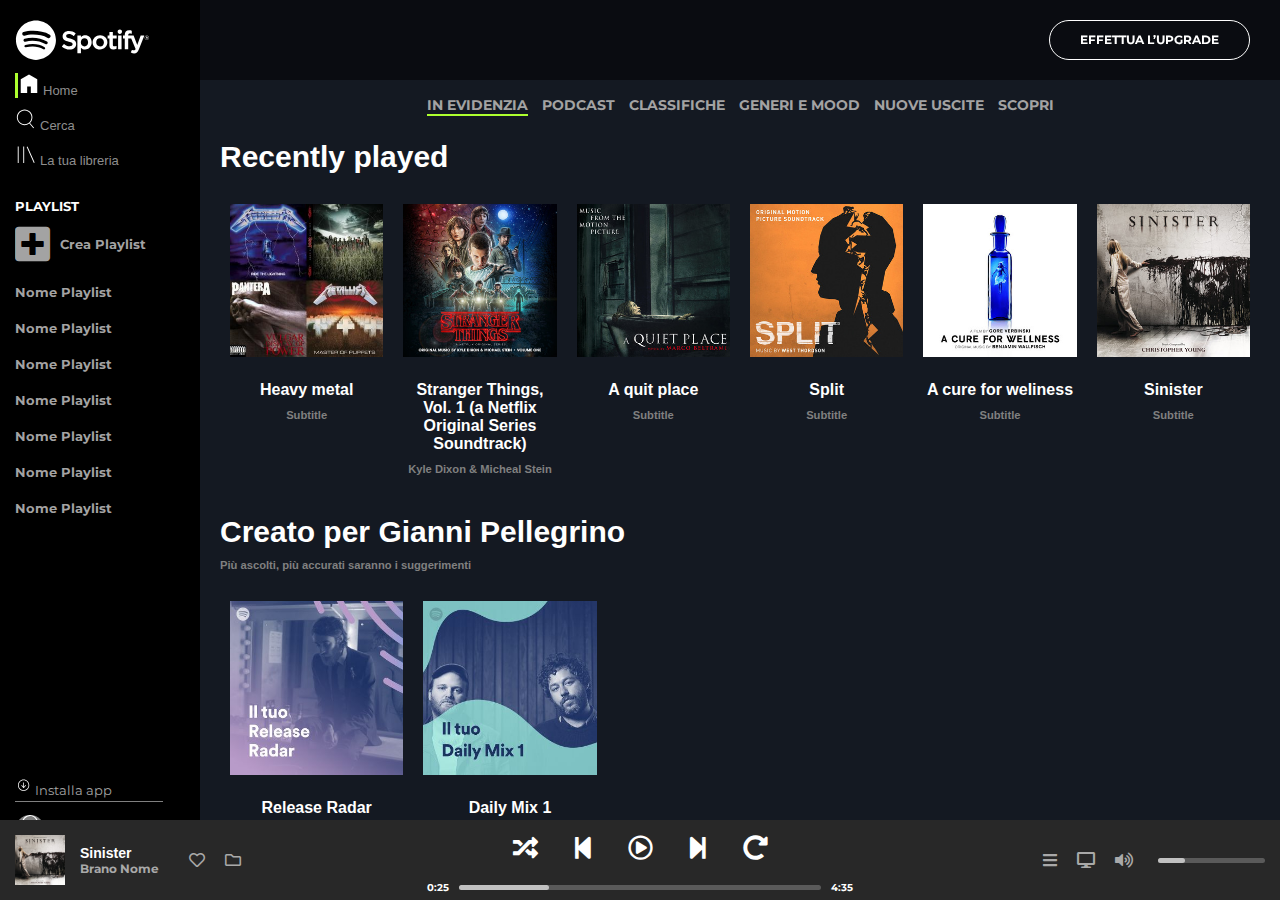
<file: index.html>
<!DOCTYPE html>
<html lang="en">
<head>
    <meta charset="UTF-8">
    <meta http-equiv="X-UA-Compatible" content="IE=edge">
    <meta name="viewport" content="width=device-width, initial-scale=1.0">
    <link rel="preconnect" href="https://fonts.googleapis.com">
    <link rel="preconnect" href="https://fonts.gstatic.com" crossorigin>
    <link href="https://fonts.googleapis.com/css2?family=Montserrat:wght@100&display=swap" rel="stylesheet">
    <link rel="icon" href="img/favicon.ico">
    <link rel="stylesheet" href="css/style.css">
    <link rel="stylesheet" href="css/animation.css">
    <link rel="stylesheet" href="css/mediaquery.css">
    <link rel="stylesheet" href="https://cdnjs.cloudflare.com/ajax/libs/font-awesome/5.15.4/css/all.min.css" integrity="sha512-1ycn6IcaQQ40/MKBW2W4Rhis/DbILU74C1vSrLJxCq57o941Ym01SwNsOMqvEBFlcgUa6xLiPY/NS5R+E6ztJQ==" crossorigin="anonymous" referrerpolicy="no-referrer" />
    <title>Spotify Responsive</title>
</head>
<body>

    <!-- Contenitore generale di sopra -->
    <div id="container">

        <!-- Barra dell'account -->
        <aside id="aside_left">

            <div class="up">
            <!-- Logo della pagina -->
                <div class="logo">
                    <img class="logo-full" src="img/logo.svg" alt="Logo spotify">
                    <img class="logo-small" src="img/logo-small.svg" alt="Logo spotify">
                </div>

                <!-- Menu -->
                <div class="menu">

                    <ul>
                        <!-- Bottone home -->
                        <li class="selected">
                            <a href="#">
                                <img src="img/home.svg" alt="Home"> 
                                <span>Home</span>
                            </a>
                        </li>

                        <!-- Bottone cerca -->
                        <li>
                            <a href="#">
                                <img src="img/search.svg" alt="Cerca"> 
                                <span>Cerca</span>
                            </a>
                        </li>

                        <!-- Bottone libreria -->
                        <li>
                            <a href="#">
                                <img src="img/libreria.svg" alt="Libreria">
                                <span>La tua libreria</span>
                            </a>
                        </li>
                    </ul>

                </div>
            </div>

            <!-- Playlist -->
            <div class="playlist">

                <h4>PLAYLIST</h4>

                <!-- Bottone aggiungi new playlist -->
                <div class="first">
                    <div>
                        <i class="fas fa-plus-square"></i>
                    </div>
                    <a href="#">
                        <div>Crea Playlist</div>
                    </a>
                </div>

                <!-- Altre playlist -->
                <div class="other">
                    <ul>
                        <li> <a href="#">Nome Playlist</a></li>
                        <li> <a href="#">Nome Playlist</a></li>
                        <li> <a href="#">Nome Playlist</a></li>
                        <li> <a href="#">Nome Playlist</a></li>
                        <li> <a href="#">Nome Playlist</a></li>
                        <li> <a href="#">Nome Playlist</a></li>
                        <li> <a href="#">Nome Playlist</a></li>
                    </ul>
                </div>

            </div>

            <div class="under">
                <!-- Download -->
                <div class="download">

                    <div>
                        <img src="img/download.svg" alt="download">
                    </div>

                    <a href="#">
                        <div> Installa app</div>
                    </a>
                    
                </div>

                <!-- Account -->
                <div class="account">
                    <div>
                        <img src="img/profile.svg" alt="Account">
                    </div>
                    <div> Gianni Pellegrino</div>
                </div>
                
            </div>

        </aside>

        <!-- Parte centrale -->
        <aside id="aside_right">

            <!-- Nav -->
            <nav id="above">

                <!-- Bottone upgrade -->
                <div class="upgrade">
                    EFFETTUA L&rsquo;UPGRADE
                </div>

            </nav>

            <!-- Main centrale -->
            <main>

                <!-- Menu centrale -->
                <div class="menu_center">
                    <ul>
                        <li><a href="#" class="green">IN EVIDENZIA</a></li>
                        <li><a href="#">PODCAST</a></li>
                        <li><a href="#">CLASSIFICHE</a></li>
                        <li><a href="#">GENERI E MOOD</a></li>
                        <li><a href="#">NUOVE USCITE</a></li>
                        <li><a href="#">SCOPRI</a></li>
                    </ul>
                </div>

                <!-- Playlist recente -->
                <div class="list">
                    <h1>Recently played</h1>

                    <div class="album">

                        <div class="music">
                            <div class="image">
                                <img src="img/metal_lifting.jpg" alt="Haevy Metal">
                                <span><i class="far fa-play-circle"></i></span>
                            </div>
                            
                            <h3>Heavy metal</h3>
                            <h4>Subtitle</h4>
                        </div>

                        <div class="music">

                            <div class="image">
                                <img src="img/stranger.jpeg" alt="Stranger Things">
                                <span><i class="far fa-play-circle"></i></span>
                            </div>
                                                        
                            <h3>Stranger Things, Vol. 1 (a Netflix Original Series Soundtrack)</h3>
                            <h4>Kyle Dixon &amp; Micheal Stein</h4>
                        </div>

                        <div class="music">

                            <div class="image">
                                <img src="img/aquietplace.jpeg" alt="Quit place">
                                <span><i class="far fa-play-circle"></i></span>
                            </div>
                            
                            <h3>A quit place</h3>
                            <h4>Subtitle</h4>
                        </div>

                        <div class="music">

                            <div class="image">
                                <img src="img/split.jpeg" alt="Split">
                                <span><i class="far fa-play-circle"></i></span>
                            </div>
                            
                            <h3>Split</h3>
                            <h4>Subtitle</h4>
                        </div>

                        <div class="music">

                            <div class="image">
                                <img src="img/cure.jpeg" alt="Cure">
                                <span><i class="far fa-play-circle"></i></span>
                            </div>
                            
                            <h3>A cure for weliness</h3>
                            <h4>Subtitle</h4>
                        </div>

                        <div class="music">

                            <div class="image">
                                <img src="img/sinister.jpeg" alt="Sinister">
                                <span><i class="far fa-play-circle"></i></span>
                            </div>
                            
                            <h3>Sinister</h3>
                            <h4>Subtitle</h4>
                        </div>

                    </div>          
                </div>

                <!-- Playlist personale -->
                <div class="list">
                    <h1>Creato per Gianni Pellegrino</h1>
                    <h4>Pi&ugrave; ascolti, pi&ugrave; accurati saranno i suggerimenti</h4>

                    <div class="album" >
                        <div class="music">

                            <div class="image">
                                <img src="img/radar.jpeg" alt="Radar">
                                <span><i class="far fa-play-circle"></i></span>
                            </div>
                            
                            <h3>Release Radar</h3>
                        </div>

                        <div class="music">

                            <div class="image">
                                <img src="img/mixdaily.jpeg" alt="Mix">
                                <span><i class="far fa-play-circle"></i></span>
                            </div>
                            
                            <h3>Daily Mix 1</h3>
                        </div>

                    </div>
                </div>

                <!-- Artisti più popolari  -->
                <div class="list">
                    <h1>Artisti pi&ugrave; popolari</h1>
                    <h4>Pi&ugrave; ascolti, pi&ugrave; accurati saranno i suggerimenti</h4>

                    <div class="album">
                        <div class="artist">

                            <div class="image">
                                <img src="img/youg.jpeg" alt="Lana del Rey">
                                <span><i class="far fa-play-circle"></i></span>
                            </div>
                            
                            <h3>Lana del Rey</h3>
                        </div>


                        <div class="artist">

                            <div class="image">
                                <img src="img/einaudi.jpeg" alt="Ludovico Einaudi">
                                <span><i class="far fa-play-circle"></i></span>
                            </div>
                            
                            <h3>Ludovico Einaudi</h3>
                        </div>
                    </div>
                </div>
                

            </main>

        </aside>

    </div>

    <!-- Barra di interazione -->
    <div id="footer">

        <!-- Sinistra del footer -->
        <div class="footer-sx">

            <!-- Immagine e titolo musica selezionata -->
            <img src="img/sinister.jpeg" alt="logo_sinister">

            <div class="text">
                <h3>Sinister</h3>
                <h4>Brano Nome</h4>
            </div>

            <!-- Icone musica selezionata -->
            <div class="icon-sx">
                <i class="far fa-heart"></i>
                <i class="far fa-folder"></i>
            </div>
            
            
        </div>

        <!-- Centro del footer -->
        <div class="footer-center">

            <!-- Icone della riproduzione -->
            <div class="icon">
                <i class="fas fa-random"></i>
                <i class="fas fa-step-backward"></i>
                <i class="far fa-play-circle"></i>
                <i class="fas fa-step-forward"></i>
                <i class="fas fa-redo-alt"></i>
            </div>

            <!-- Barra di riproduzione -->
            <div class="playback">

               0&colon;25
               <div class="bar">
                   <div class="bar-playback">
                       <div class="circle"></div>
                   </div>
               </div>
               4&colon;35

            </div>

        </div>

        <!-- Destra del footer -->
        <div class="footer-dx">

            <!-- Icone generali -->
            <i class="fas fa-bars"></i>
            <i class="fas fa-desktop"></i>
            <i class="fas fa-volume-up"></i>

            <!-- Barra dell'audio -->
            <div class="bar-audio">
                <div class="audio">
                    <div class="circle"></div>
                </div>
            </div>

        </div>

    </div>
    
</body>
</html>
</file>
<file: css/style.css>
/* tag generali */

* {
    margin: 0;
    padding: 0;
    box-sizing: border-box;
    font-family: 'Montserrat', sans-serif;
}

li, .first {
    cursor: pointer;
}

h4 {
    color: white;
}

a {
    color: #a3a3a3;
    text-decoration: none;
}

/* Tag generali container */

#container {
    height: calc(100vh - 80px);
    display: flex;
    overflow: hidden;
}

/* Tag aside di sinistra  */

#aside_left {
    height: 100%;
    width: 200px;
    background: #000;
    padding: 20px 0 0 15px;
    color: #a3a3a3;
    font-size: 13px;
}

#aside_left .logo {
    height: 6%;
    width: 100%;
    padding-right: 50px;
}

#aside_left .menu ul li {
    list-style-type: none;
    margin: 10px 0;
}

.logo .logo-small {
    display: none;
}

.menu {
    height: 11%;
}

#aside_left ul li span {
    font-family: sans-serif;
    color: #8e8e8e;
}

#aside_left ul li img{
    width: 22px;
    height: 22px;
}

.selected {
    border-left: 3px solid #adff2f;
}

.playlist {
    padding-top: 20px;
    overflow: auto;
    font-weight: bold;
    height: 75%;
}

.first {
    margin: 10px 5px 0 0;
    display: flex;
    align-items: center;
}

.fa-plus-square {
    font-size: 40px;
    margin-right: 10px;
    color: #a3a3a3;
}

.playlist .other ul li {
    margin: 20px 0;
}

.download {
    display: flex;
    align-items: center;
    border-bottom: 1px solid #808080;
    width: 80%;
    cursor: pointer;
    margin-bottom: 13px;
    height: 3%;
}

.download img {
    width: 15px;
    height: 15px;
    margin: 0 5px 5px 0;
    align-self: center;
}

.account {
   color: white;
   width: 90%;
   height: 3%;
   display: flex;
   align-items: center;
   font-size: 13px;
   font-weight: bolder;
}

.account img {
    background-color: #808080;
    height: 30px;
    width: 30px;
    border-radius: 50px;
    margin: 0 5px 5px 0;
}



/* Tag aside di destra */

#aside_right {
    height: 100%;
    width: calc(100% - 200px);
    background-color:#141922;
    overflow: auto;
}

/* Tag del nav */

#above {
    height: 80px;
    width: calc(100% - 200px);
    position: fixed;
    display: flex;
    justify-content: flex-end;
    background-color: rgba(0, 0, 0, 0.5);
}

.upgrade {
    border: 1px solid white;
    border-radius: 25px;
    padding: 5px 30px;
    cursor: pointer;
    margin: auto 30px;
    line-height: 28px;
    font-weight: bolder;
    font-size: 12px;
    color: white;
}

/* Tag del main principale */

main {
    height: calc(100% - 80px);
    margin: 80px 20px 0 20px;
}

.menu_center {
    font-weight: bold;
    height: 50px;
    display: flex;
    justify-content: space-around;
    align-items: center;
    font-size: 14px;
}

.menu_center ul li {
    display: inline-block;
    margin: 0 5px;
}

.green {
    border-bottom: 2px solid #adff2f;
}

.list {
    margin: 10px 0;
}

.list h1 {
    font-weight: bold;
    font-size: 30px;
    color: white;
    font-family: sans-serif;
}

.album {
    width: 100%;
    display: flex;
    flex-direction: row;
    flex-wrap:nowrap;
}

.music, .artist {
    margin: 30px 10px;
    width: calc(100% / 6);
    text-align: center;
    cursor: pointer;
}

.image {
    position: relative;
    width: 100%;
}


.image span {
    position: absolute;
    left: 51%;
    bottom: 26%;
    transform: translate(-50%, -50%);
    color: white;
    font-size: 50px;
    display: none;

}

.list .album .music img {
    width: 100%;
    margin-bottom: 20px;
}

.list .album .artist img {
    border-radius: 50%;
    width: 100%;
}

.list h3, .artist h3 {
    color: white;
    font-family: sans-serif;
    font-weight: bold;
    margin-bottom: 10px;
    font-size: 1rem;
}

.list h4 {
    color: #808080;
    font-family: sans-serif;
    font-weight: bold;
    margin-top: 10px;
    font-size: 0.7rem;
}

/* Tag geneali footer */

#footer {
    height: 80px;
    background-color: #282828;
    display: flex;
    justify-content: space-between;
}

.footer-sx {
    width: calc(100% / 3);
    display: flex;
    justify-content: flex-start;
    padding: 15px;
}

.footer-sx .text {
    margin: auto 20px auto 15px;
    font-size: 12px;
    align-self: center;
}

.text h3 {
    color: white;
    font-weight: bolder;
    font-family: sans-serif;
}

.text h4 {
    color: #a9a9a9;
}

.footer-sx i, .footer-dx i {
    margin: 0 10px;
    align-self: center;
    color: #a9a9a9;
    cursor: pointer;
}

.icon-sx {
    display: flex;
}

.footer-center {
    width: calc(100% / 3);
    display: flex;
    justify-content: center;
    align-items: center;
    flex-direction: column;
}

.footer-center .icon i {
    color: white;
    margin: 15px 15px;
    font-size: 25px;
    cursor: pointer;
}

.playback {
    color: white;
    font-size: 10px;
    font-weight: bold;
    display: flex;
    align-items: center;
    width: 100%;
}

.bar {
    background-color: #5a5a5a;
    height: 5px;
    width: 400px;
    margin: 10px 10px;
    width: 100%;
}

.bar-playback, .audio {
    background-color: #c1c1c1;
    height: 100%;
    width: 25%;
    display: flex;
    justify-content: flex-end;
    align-items: center;
}

.bar, .bar-playback, .bar-audio, .audio {
    border-radius: 20px;
    cursor: pointer;
}

.footer-dx {
    width: calc(100% / 3);
    display: flex;
    justify-content: flex-end;
    align-items: center;
}

.bar-audio {
    background-color: #5a5a5a;
    height: 5px;
    width: 25%;
    margin: 0 15px
}

.circle {
    width: 10px;
    height: 10px;
    background-color:#c1c1c1 ;
    border-radius: 50%;
    display: none;
}
</file>
<file: css/animation.css>
/* Tag per hover  */

.upgrade:hover {
    transform: scale(1.1);
}

a:hover, .far:hover{
    color: white;
}

.music:hover img, .artist:hover img {
    width: 100%;
    opacity: 0.5;
}

.bar:hover .bar-playback, .bar-audio:hover .audio {
    background-color: rgb(21, 226, 21);
}

.bar:hover .circle, .bar-audio:hover .circle {
    display: block;
}

.text:hover h4{
    border-bottom: 1px solid white;
    cursor: pointer;
}

.music:hover .image span, .artist:hover .image span {
    display: block;
}

.footer-dx i:hover, .first i:hover{
    color: white;
}
</file>
<file: css/mediaquery.css>
/* tag responsive (878 x 1095) */

@media all and (max-width: 878px) {

    /* tag main */

    main .menu_center {
        text-align: center;
        line-height: 200%;
        margin: 100px 0 40px 0;
        font-size: 15px;
    }

    .list h1 {
        font-size: 25px;
    }

    .album {
        flex-wrap: wrap;
    }

    .music, .artist {
        width: calc(87% / 4);
    }

    .music .image span {
        bottom: 20%;
    }

    .artist .image span {
        left: 50%;
        bottom: 5%;
    }

    /* tag footer */

    .footer-center .icon i {
        font-size: 18px ;
        margin: 5px 10px;
    }

    .bar-audio {
        width: 40%;
    }

 }

 /* tag responsive (639 x 1095) */

 @media all and (max-width: 639px) {

    /* tag main */

    main .menu_center {
        text-align: center;
        line-height: 325%;
        font-size: 13px;
    }

    .music, .artist {
        width: calc(89% / 2);
    }


    .music .image span {
        bottom: 25%;
    }

    .artist .image span {
        left: 50%;
        bottom: 15%;
    }

    /* tag footer */

    .footer-sx {
        width: 34%;
        padding: 21px 10px;
    }

    .footer-sx .text {
        margin: auto 5px auto 15px;
        font-size: 0.7rem;
    }

    .icon-sx {
        flex-direction: column;
    }

    .footer-sx i {
        margin-bottom: 5px;
    }

    .footer-center .icon i {
        font-size: 13px;
    }
    
    .footer-center .icon i {
        margin: 3px 9px;

    }

    .footer-dx i {
        font-size: 11px;
        margin: 0 3px;
    }

    .bar-audio {
        width: 55%;
    }

 }


 /* tag responsive (552 x 1095) */

 @media all and (max-width:552px) {

    #aside_left {
        width: 50px;
        display: flex;
        flex-direction: column;
        justify-content: space-between;
    }

    #aside_left .logo {
        width: 220%;
    }

    .logo .logo-full {
        display: none;
    }

    .logo .logo-small {
        display: block;
    }

    .menu {
        margin-top: 40px;
    }

    .menu ul li a span {
        display: none;
    }

    .selected {
        border: none;
    }

    .playlist {
        display: none;
    }

    .download {
        border: none;
        display: initial;
    }

    .download a {
        display: none;
    }
    
    .account div:last-child{
        display: none;

    }

    .account {
        display: initial;
    }

    #aside_right, #above {
        width: calc(100% - 20px);
    }

    .upgrade {
        padding: 2px 18px;
        font-size: 10px;
        margin: auto 45px;
    }

    main .menu_center {
        font-size: 12px;
    }

    .green {
        border-bottom: 1px solid #adff2f;
    }

    .footer-sx .text {
        font-size: 0.71rem;
    }

 }
</file>
